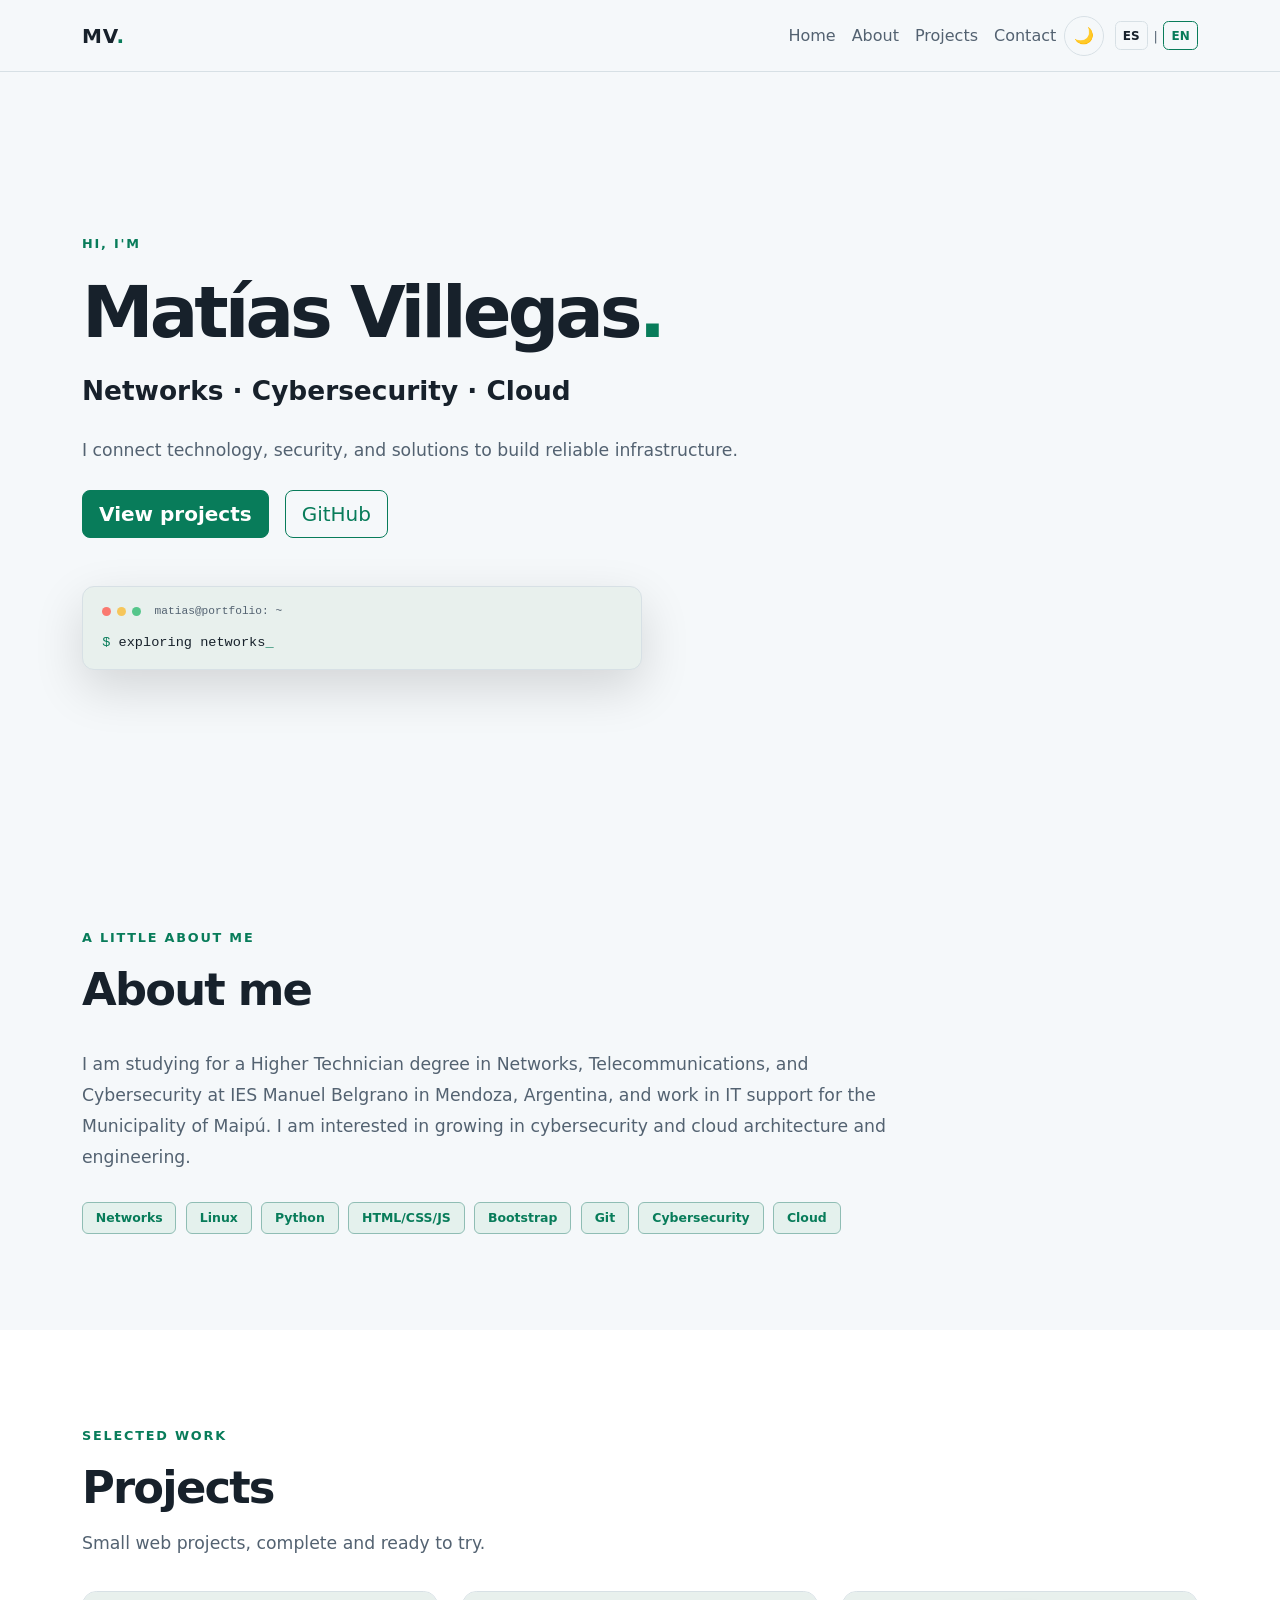
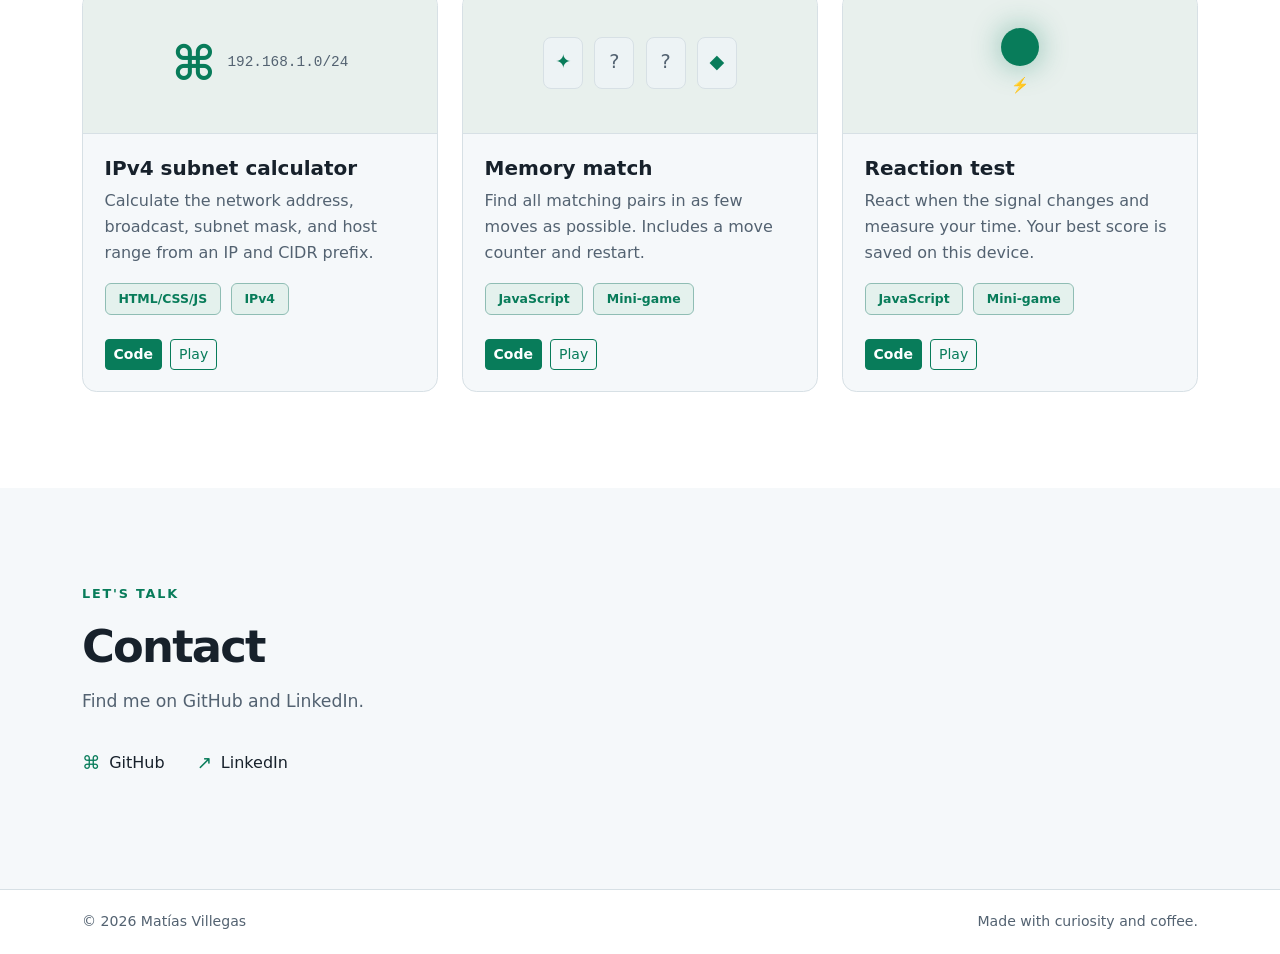
<file: index.html>
<!doctype html>
<html lang="es" data-bs-theme="dark">
<head>
  <meta charset="utf-8">
  <meta name="viewport" content="width=device-width, initial-scale=1">
  <meta name="description" content="Portafolio personal de Matías Villegas: redes, ciberseguridad y cloud.">
  <title>Matías Villegas | Redes · Ciberseguridad · Cloud</title>
  <script>
    (() => {
      const savedTheme = localStorage.getItem("portfolio-theme");
      const theme = savedTheme || (matchMedia("(prefers-color-scheme: light)").matches ? "light" : "dark");
      document.documentElement.dataset.bsTheme = theme;

      const savedLanguage = localStorage.getItem("portfolio-language");
      const language = savedLanguage || (navigator.language.toLowerCase().startsWith("es") ? "es" : "en");
      document.documentElement.lang = language;
    })();
  </script>
  <link href="https://cdn.jsdelivr.net/npm/bootstrap@5.3.8/dist/css/bootstrap.min.css" rel="stylesheet" integrity="sha384-sRIl4kxILFvY47J16cr9ZwB07vP4J8+LH7qKQnuqkuIAvNWLzeN8tE5YBujZqJLB" crossorigin="anonymous">
  <link rel="stylesheet" href="css/style.css">
</head>
<body>
  <nav class="navbar navbar-expand-lg fixed-top portfolio-navbar">
    <div class="container">
      <a class="navbar-brand fw-bold" href="#inicio">MV<span class="brand-dot">.</span></a>
      <div class="navbar-controls order-lg-3">
        <button class="btn theme-toggle" id="theme-toggle" type="button" aria-label="Cambiar tema" data-i18n-aria-label="themeToggle" title="Cambiar tema" data-i18n-title="themeToggle">
          <span id="theme-icon" aria-hidden="true">☀️</span>
        </button>
        <div class="language-switch" role="group" aria-label="Idioma">
          <button class="language-button active" type="button" data-language="es" aria-pressed="true">ES</button>
          <span aria-hidden="true">|</span>
          <button class="language-button" type="button" data-language="en" aria-pressed="false">EN</button>
        </div>
        <button class="navbar-toggler" type="button" data-bs-toggle="collapse" data-bs-target="#main-navigation" aria-controls="main-navigation" aria-expanded="false" aria-label="Abrir menú" data-i18n-aria-label="menuToggle">
          <span class="navbar-toggler-icon"></span>
        </button>
      </div>
      <div class="collapse navbar-collapse order-lg-2" id="main-navigation">
        <ul class="navbar-nav ms-auto">
          <li class="nav-item"><a class="nav-link" href="#inicio" data-i18n="navHome">Inicio</a></li>
          <li class="nav-item"><a class="nav-link" href="#sobre-mi" data-i18n="navAbout">Sobre mí</a></li>
          <li class="nav-item"><a class="nav-link" href="#proyectos" data-i18n="navProjects">Proyectos</a></li>
          <li class="nav-item"><a class="nav-link" href="#contacto" data-i18n="navContact">Contacto</a></li>
        </ul>
      </div>
    </div>
  </nav>

  <main>
    <section class="hero-section section-anchor" id="inicio">
      <div class="container">
        <div class="hero-content">
          <p class="eyebrow mb-3" data-i18n="heroGreeting">Hola, soy</p>
          <h1 class="display-2 fw-bold mb-3">Matías Villegas<span class="accent-text">.</span></h1>
          <p class="hero-specialty mb-4" data-i18n="heroSpecialty">Redes <span>·</span> Ciberseguridad <span>·</span> Cloud</p>
          <p class="hero-description mb-4" data-i18n="heroDescription">Conecto tecnología, seguridad y soluciones para construir infraestructuras confiables.</p>
          <div class="d-flex flex-wrap gap-3">
            <a class="btn btn-accent btn-lg" href="#proyectos" data-i18n="heroProjects">Ver proyectos</a>
            <a class="btn btn-outline-accent btn-lg" href="https://github.com/maty2399" target="_blank" rel="noopener noreferrer" data-i18n="heroGithub">GitHub</a>
          </div>
          <div class="hero-terminal mt-5" aria-label="Terminal decorativa" data-i18n-aria-label="terminalLabel">
            <div class="terminal-topbar"><span></span><span></span><span></span><small>matias@portfolio: ~</small></div>
            <p class="terminal-line"><span class="terminal-prompt">$</span> <span data-i18n="terminalPrefix">explorando</span> <span class="typewriter-text" id="typewriter"></span><span class="typewriter-cursor" aria-hidden="true">_</span></p>
          </div>
        </div>
      </div>
    </section>

    <section class="content-section section-anchor" id="sobre-mi">
      <div class="container">
        <div class="section-heading">
          <p class="eyebrow" data-i18n="aboutEyebrow">Un poco sobre mí</p>
          <h2 data-i18n="aboutTitle">Sobre mí</h2>
        </div>
        <p class="about-copy" data-i18n="aboutText">Estudio la Tecnicatura Superior en Redes, Telecomunicaciones y Ciberseguridad en el IES Manuel Belgrano, en Mendoza, Argentina, y trabajo en soporte IT en la Municipalidad de Maipú. Me interesa seguir creciendo en ciberseguridad y en arquitectura e ingeniería cloud.</p>
        <div class="skill-list" aria-label="Tecnologías y áreas" data-i18n-aria-label="skillsLabel">
          <span class="badge skill-badge" data-i18n="skillNetworks">Redes</span>
          <span class="badge skill-badge">Linux</span>
          <span class="badge skill-badge">Python</span>
          <span class="badge skill-badge">HTML/CSS/JS</span>
          <span class="badge skill-badge">Bootstrap</span>
          <span class="badge skill-badge">Git</span>
          <span class="badge skill-badge" data-i18n="skillSecurity">Ciberseguridad</span>
          <span class="badge skill-badge">Cloud</span>
        </div>
      </div>
    </section>

    <section class="content-section projects-section section-anchor" id="proyectos">
      <div class="container">
        <div class="section-heading">
          <p class="eyebrow" data-i18n="projectsEyebrow">Trabajo seleccionado</p>
          <h2 data-i18n="projectsTitle">Proyectos</h2>
          <p class="section-intro" data-i18n="projectsIntro">Proyectos web pequeños, terminados y listos para probar.</p>
        </div>
        <div class="row g-4">
          <!-- Para agregar un proyecto, copiá una tarjeta completa y reemplazá su título, descripción, badges y enlaces. Sumá las traducciones de sus textos en js/i18n.js. -->
          <div class="col-12 col-md-6 col-lg-4">
            <article class="card project-card h-100">
              <div class="project-preview preview-network" aria-hidden="true">
                <span class="preview-symbol">⌘</span>
                <span class="preview-caption">192.168.1.0/24</span>
              </div>
              <div class="card-body d-flex flex-column">
                <h3 class="card-title h5" data-i18n="projectOneTitle">Calculadora de subredes IPv4</h3>
                <p class="card-text" data-i18n="projectOneDescription">Calculá dirección de red, broadcast, máscara y rango de hosts a partir de una IP y un prefijo CIDR.</p>
                <div class="project-tags mb-4"><span class="badge">HTML/CSS/JS</span><span class="badge">IPv4</span></div>
                <div class="mt-auto d-flex gap-2">
                  <a class="btn btn-sm btn-accent" href="https://github.com/maty2399/maty2399.github.io/tree/main/proyectos/subredes" target="_blank" rel="noopener noreferrer" data-i18n="repoButton">Código</a>
                  <a class="btn btn-sm btn-outline-accent" href="proyectos/subredes/index.html" data-i18n="demoButton">Probar</a>
                </div>
              </div>
            </article>
          </div>
          <div class="col-12 col-md-6 col-lg-4">
            <article class="card project-card h-100">
              <div class="project-preview preview-memory" aria-hidden="true">
                <span>✦</span><span>?</span><span>?</span><span>◆</span>
              </div>
              <div class="card-body d-flex flex-column">
                <h3 class="card-title h5" data-i18n="projectTwoTitle">Memotest</h3>
                <p class="card-text" data-i18n="projectTwoDescription">Encontrá los pares con la menor cantidad de movimientos. Incluye contador y reinicio de partida.</p>
                <div class="project-tags mb-4"><span class="badge">JavaScript</span><span class="badge" data-i18n="projectTagGame">Minijuego</span></div>
                <div class="mt-auto d-flex gap-2">
                  <a class="btn btn-sm btn-accent" href="https://github.com/maty2399/maty2399.github.io/tree/main/proyectos/memotest" target="_blank" rel="noopener noreferrer" data-i18n="repoButton">Código</a>
                  <a class="btn btn-sm btn-outline-accent" href="proyectos/memotest/index.html" data-i18n="demoButton">Probar</a>
                </div>
              </div>
            </article>
          </div>
          <div class="col-12 col-md-6 col-lg-4">
            <article class="card project-card h-100">
              <div class="project-preview preview-reflex" aria-hidden="true">
                <span class="reflex-dot"></span>
                <span class="preview-caption" aria-hidden="true">⚡</span>
              </div>
              <div class="card-body d-flex flex-column">
                <h3 class="card-title h5" data-i18n="projectThreeTitle">Prueba de reflejos</h3>
                <p class="card-text" data-i18n="projectThreeDescription">Reaccioná cuando cambie la señal y medí tu tiempo. Guarda tu mejor marca en este dispositivo.</p>
                <div class="project-tags mb-4"><span class="badge">JavaScript</span><span class="badge" data-i18n="projectTagGame">Minijuego</span></div>
                <div class="mt-auto d-flex gap-2">
                  <a class="btn btn-sm btn-accent" href="https://github.com/maty2399/maty2399.github.io/tree/main/proyectos/reflejos" target="_blank" rel="noopener noreferrer" data-i18n="repoButton">Código</a>
                  <a class="btn btn-sm btn-outline-accent" href="proyectos/reflejos/index.html" data-i18n="demoButton">Probar</a>
                </div>
              </div>
            </article>
          </div>
        </div>
      </div>
    </section>

    <section class="content-section contact-section section-anchor" id="contacto">
      <div class="container">
        <div class="section-heading">
          <p class="eyebrow" data-i18n="contactEyebrow">Hablemos</p>
          <h2 data-i18n="contactTitle">Contacto</h2>
          <p class="section-intro" data-i18n="contactText">Encontrame en GitHub y LinkedIn.</p>
        </div>
        <div class="contact-links">
          <a href="https://github.com/maty2399" target="_blank" rel="noopener noreferrer"><span aria-hidden="true">⌘</span> GitHub</a>
          <a href="https://www.linkedin.com/in/matias-villegas-521432212/" target="_blank" rel="noopener noreferrer" data-i18n-title="linkedinPlaceholder" title=""><span aria-hidden="true">↗</span> LinkedIn</a>
        </div>
      </div>
    </section>
  </main>

  <footer class="site-footer">
    <div class="container d-flex flex-column flex-sm-row justify-content-between align-items-center gap-2">
      <span>© 2026 Matías Villegas</span>
      <span data-i18n="footerText">Hecho con curiosidad y café.</span>
    </div>
  </footer>

  <script src="https://cdn.jsdelivr.net/npm/bootstrap@5.3.8/dist/js/bootstrap.bundle.min.js" integrity="sha384-FKyoEForCGlyvwx9Hj09JcYn3nv7wiPVlz7YYwJrWVcXK/BmnVDxM+D2scQbITxI" crossorigin="anonymous"></script>
  <script src="js/i18n.js"></script>
  <script src="js/script.js"></script>
</body>
</html>
</file>
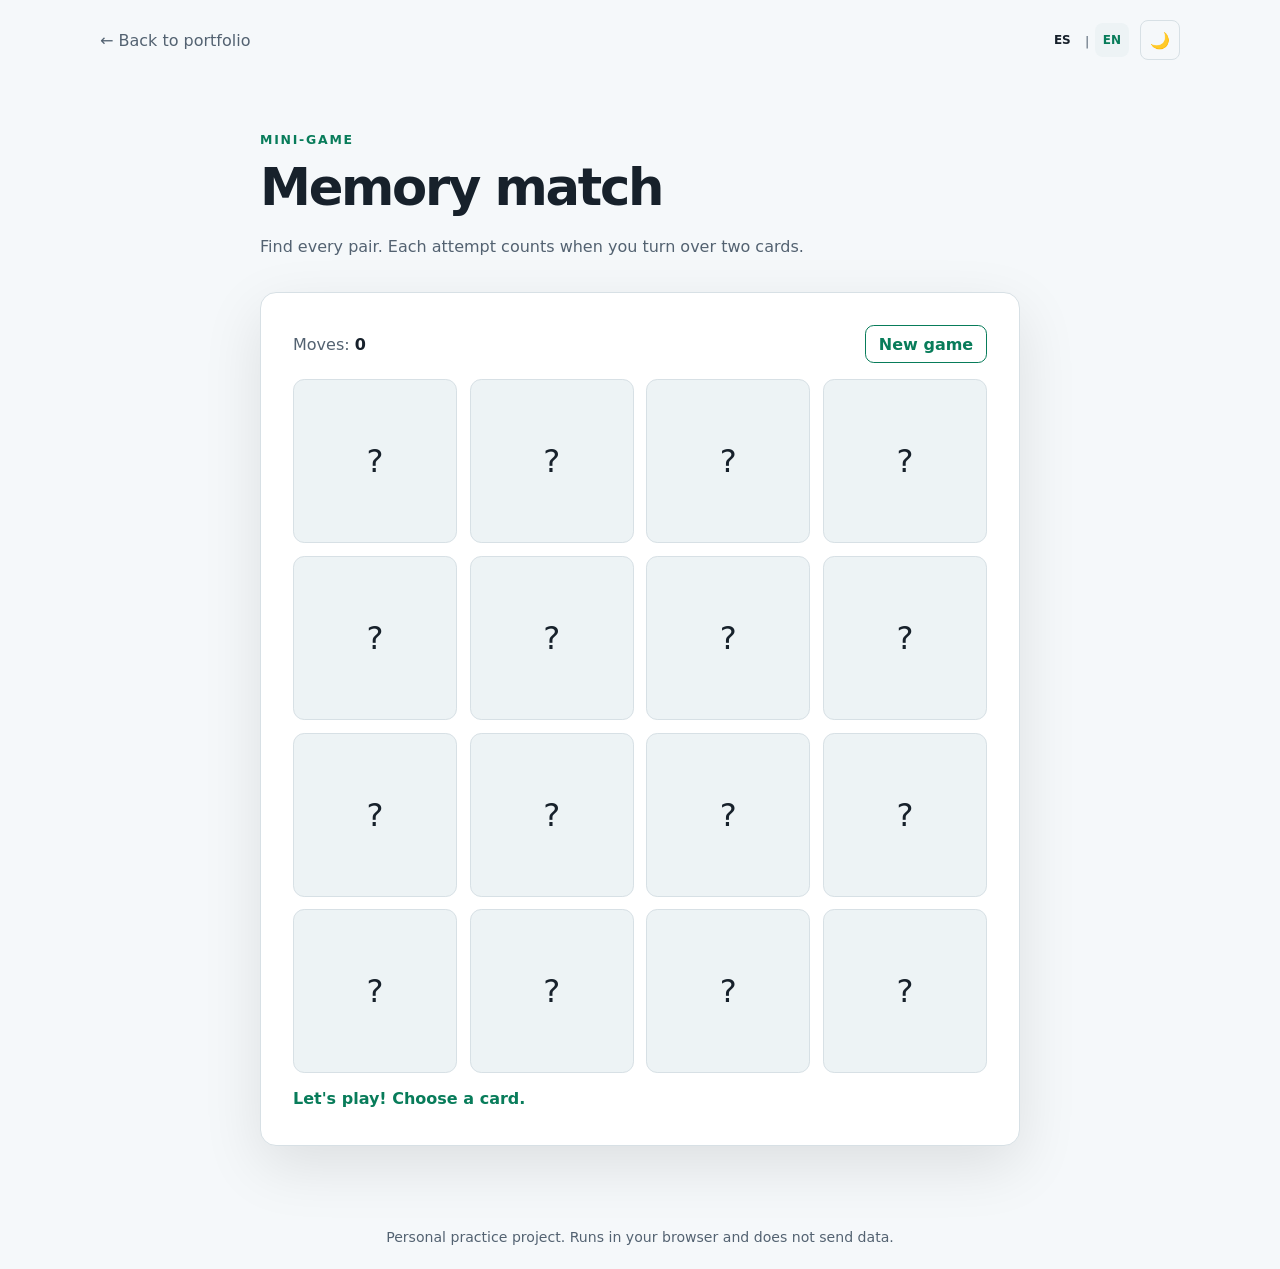
<file: proyectos/memotest/index.html>
<!doctype html>
<html lang="es" data-bs-theme="dark">
<head>
  <meta charset="utf-8">
  <meta name="viewport" content="width=device-width, initial-scale=1">
  <title data-i18n="memoryTitle">Memotest</title>
  <script>
    (() => {
      const savedTheme = localStorage.getItem("portfolio-theme");
      document.documentElement.dataset.bsTheme = savedTheme || (matchMedia("(prefers-color-scheme: light)").matches ? "light" : "dark");
      const savedLanguage = localStorage.getItem("portfolio-language");
      document.documentElement.lang = savedLanguage || (navigator.language.toLowerCase().startsWith("es") ? "es" : "en");
    })();
  </script>
  <link rel="stylesheet" href="../../css/project.css">
</head>
<body>
  <header class="project-header">
    <a class="project-back" href="../../index.html#proyectos" data-i18n="backPortfolio">← Volver al portafolio</a>
    <div class="project-tools">
      <div class="project-language" role="group" aria-label="Idioma">
        <button class="active" type="button" data-language="es" aria-pressed="true">ES</button>
        <span aria-hidden="true">|</span>
        <button type="button" data-language="en" aria-pressed="false">EN</button>
      </div>
      <button class="theme-toggle" id="theme-toggle" type="button" aria-label="Cambiar tema" data-i18n-aria-label="themeToggle">
        <span id="theme-icon" aria-hidden="true">☀️</span>
      </button>
    </div>
  </header>
  <main class="project-shell">
    <p class="project-eyebrow" data-i18n="memoryEyebrow">Minijuego</p>
    <h1 data-i18n="memoryTitle">Memotest</h1>
    <p class="project-description" data-i18n="memoryDescription">Encontrá todos los pares. Cada intento cuenta cuando das vuelta dos tarjetas.</p>
    <section class="project-panel" aria-label="Tablero de memoria" data-i18n-aria-label="memoryBoardLabel">
      <div class="game-summary">
        <p><span data-i18n="memoryMoves">Movimientos</span>: <strong id="move-count">0</strong></p>
        <button class="secondary-button" id="new-game" type="button" data-i18n="memoryNewGame">Nueva partida</button>
      </div>
      <div class="memory-board" id="memory-board"></div>
      <p class="project-message" id="memory-message" role="status" aria-live="polite" data-i18n="memoryReady">¡A jugar! Elegí una tarjeta.</p>
    </section>
  </main>
  <footer class="project-footer" data-i18n="footerNote">Proyecto de práctica personal. Funciona directamente en el navegador; no envía datos.</footer>
  <script src="../../js/project-ui.js"></script>
  <script src="app.js"></script>
</body>
</html>
</file>
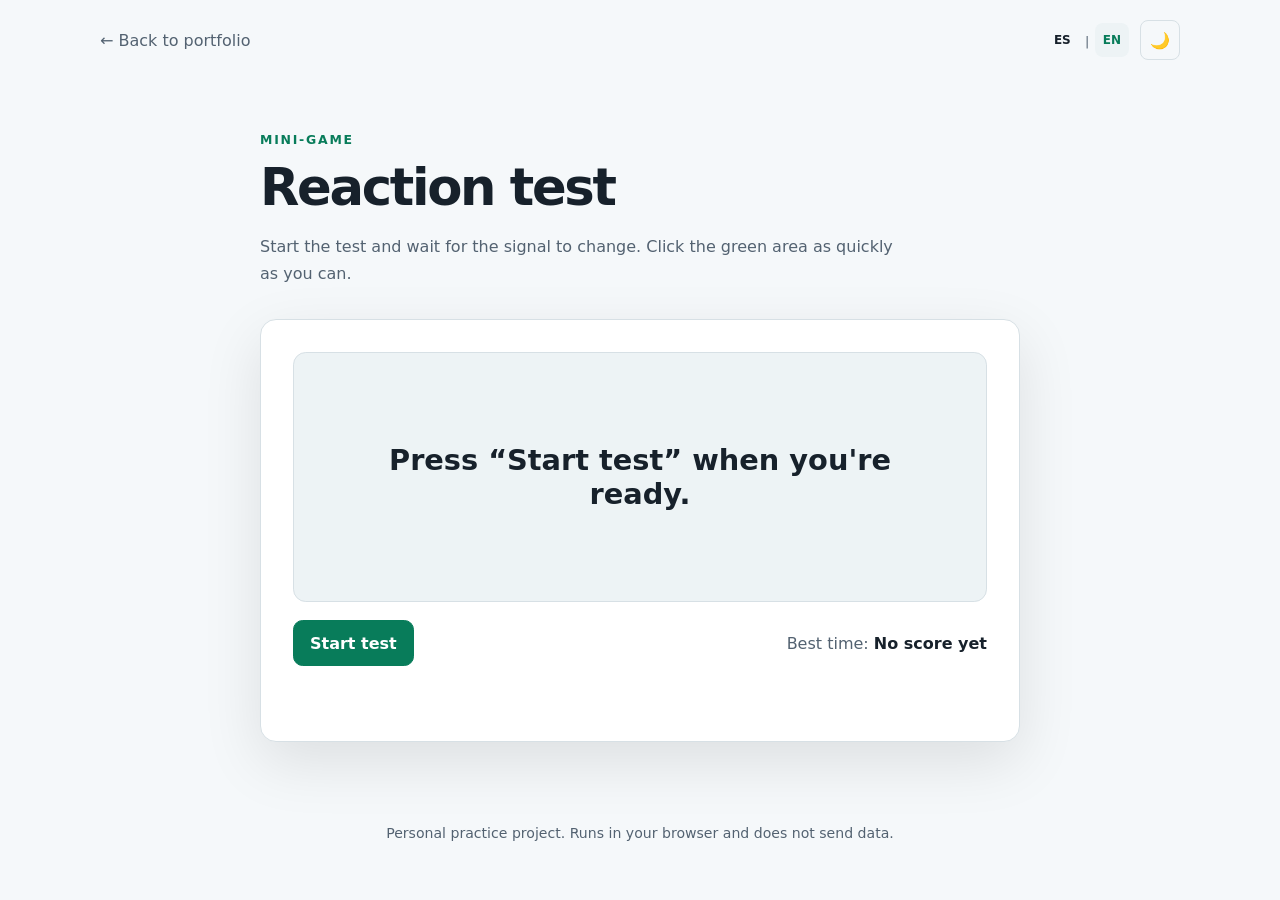
<file: proyectos/reflejos/index.html>
<!doctype html>
<html lang="es" data-bs-theme="dark">
<head>
  <meta charset="utf-8">
  <meta name="viewport" content="width=device-width, initial-scale=1">
  <title data-i18n="reflexTitle">Prueba de reflejos</title>
  <script>
    (() => {
      const savedTheme = localStorage.getItem("portfolio-theme");
      document.documentElement.dataset.bsTheme = savedTheme || (matchMedia("(prefers-color-scheme: light)").matches ? "light" : "dark");
      const savedLanguage = localStorage.getItem("portfolio-language");
      document.documentElement.lang = savedLanguage || (navigator.language.toLowerCase().startsWith("es") ? "es" : "en");
    })();
  </script>
  <link rel="stylesheet" href="../../css/project.css">
</head>
<body>
  <header class="project-header">
    <a class="project-back" href="../../index.html#proyectos" data-i18n="backPortfolio">← Volver al portafolio</a>
    <div class="project-tools">
      <div class="project-language" role="group" aria-label="Idioma">
        <button class="active" type="button" data-language="es" aria-pressed="true">ES</button>
        <span aria-hidden="true">|</span>
        <button type="button" data-language="en" aria-pressed="false">EN</button>
      </div>
      <button class="theme-toggle" id="theme-toggle" type="button" aria-label="Cambiar tema" data-i18n-aria-label="themeToggle">
        <span id="theme-icon" aria-hidden="true">☀️</span>
      </button>
    </div>
  </header>
  <main class="project-shell">
    <p class="project-eyebrow" data-i18n="reflexEyebrow">Minijuego</p>
    <h1 data-i18n="reflexTitle">Prueba de reflejos</h1>
    <p class="project-description" data-i18n="reflexDescription">Iniciá la prueba y esperá a que la señal cambie. Tocá el área verde lo más rápido posible.</p>
    <section class="project-panel">
      <div class="reaction-area" id="reaction-area">
        <button class="reaction-target" id="reaction-target" type="button" disabled data-i18n="reflexReady">Presioná “Iniciar prueba” cuando estés listo.</button>
      </div>
      <div class="reaction-controls">
        <button class="project-button" id="start-test" type="button" data-i18n="reflexStart">Iniciar prueba</button>
        <p class="reaction-best"><span data-i18n="reflexBest">Mejor tiempo</span>: <strong id="best-time" data-i18n="reflexNoBest">Todavía no hay marca</strong></p>
      </div>
      <p class="project-message" id="reaction-message" role="status" aria-live="polite"></p>
    </section>
  </main>
  <footer class="project-footer" data-i18n="footerNote">Proyecto de práctica personal. Funciona directamente en el navegador; no envía datos.</footer>
  <script src="../../js/project-ui.js"></script>
  <script src="app.js"></script>
</body>
</html>
</file>
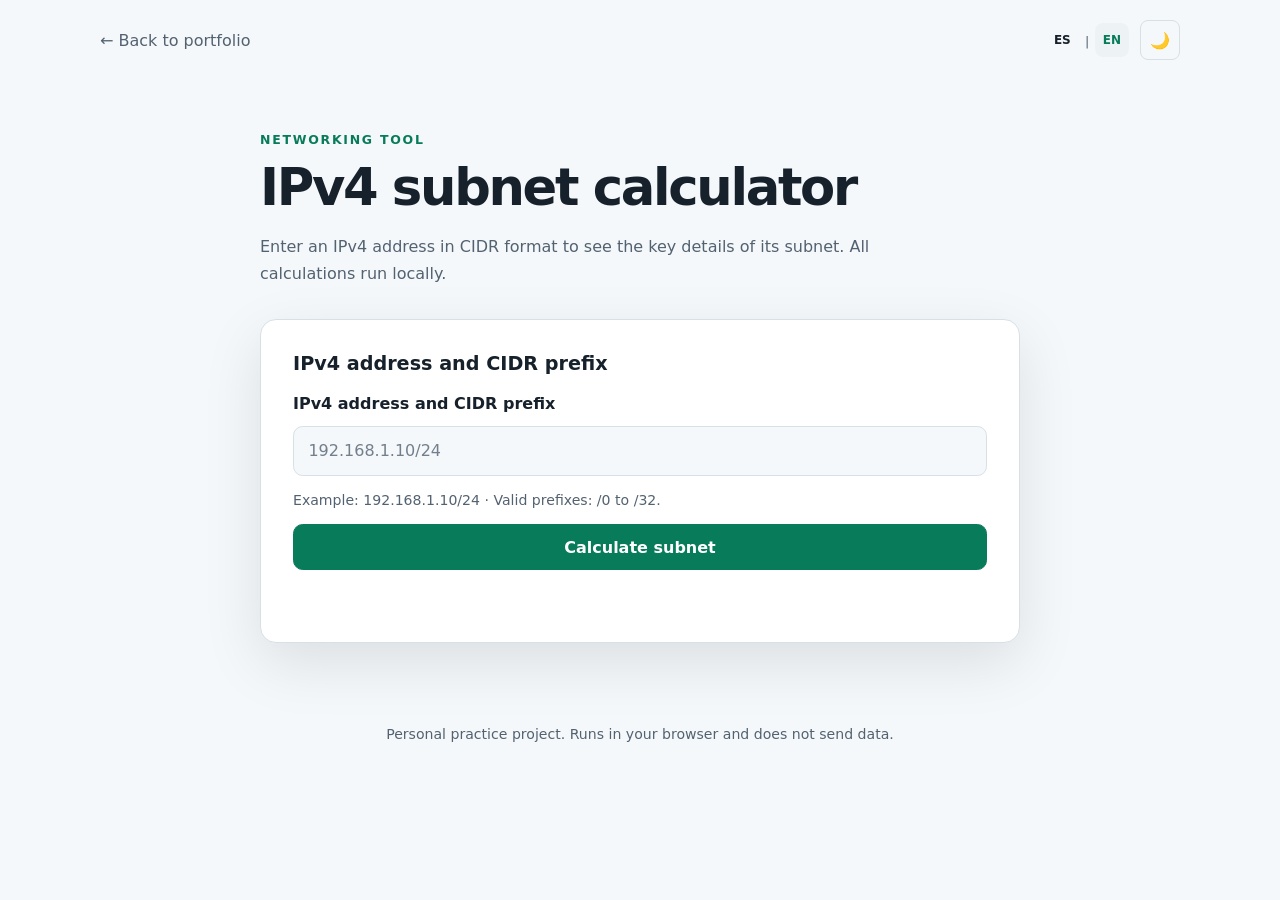
<file: proyectos/subredes/index.html>
<!doctype html>
<html lang="es" data-bs-theme="dark">
<head>
  <meta charset="utf-8">
  <meta name="viewport" content="width=device-width, initial-scale=1">
  <title data-i18n="subnetTitle">Calculadora de subredes IPv4</title>
  <script>
    (() => {
      const savedTheme = localStorage.getItem("portfolio-theme");
      document.documentElement.dataset.bsTheme = savedTheme || (matchMedia("(prefers-color-scheme: light)").matches ? "light" : "dark");
      const savedLanguage = localStorage.getItem("portfolio-language");
      document.documentElement.lang = savedLanguage || (navigator.language.toLowerCase().startsWith("es") ? "es" : "en");
    })();
  </script>
  <link rel="stylesheet" href="../../css/project.css">
</head>
<body>
  <header class="project-header">
    <a class="project-back" href="../../index.html#proyectos" data-i18n="backPortfolio">← Volver al portafolio</a>
    <div class="project-tools">
      <div class="project-language" role="group" aria-label="Idioma">
        <button class="active" type="button" data-language="es" aria-pressed="true">ES</button>
        <span aria-hidden="true">|</span>
        <button type="button" data-language="en" aria-pressed="false">EN</button>
      </div>
      <button class="theme-toggle" id="theme-toggle" type="button" aria-label="Cambiar tema" data-i18n-aria-label="themeToggle">
        <span id="theme-icon" aria-hidden="true">☀️</span>
      </button>
    </div>
  </header>
  <main class="project-shell">
    <p class="project-eyebrow" data-i18n="subnetEyebrow">Herramienta de redes</p>
    <h1 data-i18n="subnetTitle">Calculadora de subredes IPv4</h1>
    <p class="project-description" data-i18n="subnetDescription">Ingresá una dirección IPv4 en formato CIDR para obtener los datos principales de su subred. Todo el cálculo se realiza localmente.</p>
    <section class="project-panel" aria-labelledby="subnet-heading">
      <h2 id="subnet-heading" data-i18n="subnetLabel">Dirección IPv4 y prefijo CIDR</h2>
      <form class="project-form" id="subnet-form" novalidate>
        <label for="cidr-input" data-i18n="subnetLabel">Dirección IPv4 y prefijo CIDR</label>
        <input id="cidr-input" name="cidr" type="text" inputmode="decimal" autocomplete="off" spellcheck="false" placeholder="192.168.1.10/24" aria-describedby="subnet-hint subnet-message" required>
        <p class="project-hint" id="subnet-hint" data-i18n="subnetHint">Ejemplo: 192.168.1.10/24 · Prefijos válidos: /0 a /32.</p>
        <button class="project-button" type="submit" data-i18n="subnetCalculate">Calcular subred</button>
      </form>
      <p class="project-message" id="subnet-message" role="status" aria-live="polite"></p>
      <div class="results" id="subnet-results" aria-live="polite" hidden>
        <h2 data-i18n="subnetResults">Resultado</h2>
        <dl class="result-grid">
          <div><dt data-i18n="subnetNetwork">Dirección de red</dt><dd id="network-value"></dd></div>
          <div><dt data-i18n="subnetBroadcast">Dirección de broadcast</dt><dd id="broadcast-value"></dd></div>
          <div><dt data-i18n="subnetMask">Máscara de subred</dt><dd id="mask-value"></dd></div>
          <div><dt data-i18n="subnetFirstHost">Primer host</dt><dd id="first-host-value"></dd></div>
          <div><dt data-i18n="subnetLastHost">Último host</dt><dd id="last-host-value"></dd></div>
          <div><dt data-i18n="subnetUsableHosts">Direcciones utilizables</dt><dd id="host-count-value"></dd></div>
        </dl>
        <p class="project-hint" data-i18n="subnetHostNote">Para /31 y /32 se muestran las direcciones disponibles según esos prefijos.</p>
      </div>
    </section>
  </main>
  <footer class="project-footer" data-i18n="footerNote">Proyecto de práctica personal. Funciona directamente en el navegador; no envía datos.</footer>
  <script src="../../js/project-ui.js"></script>
  <script src="app.js"></script>
</body>
</html>
</file>
<file: css/style.css>
:root {
  color-scheme: dark;
  --page-bg: #0b0f14;
  --surface: #111820;
  --surface-raised: #151e28;
  --text-primary: #edf2f7;
  --text-muted: #a4b0bd;
  --border-color: #263341;
  --accent: #6ee7b7;
  --accent-contrast: #09251b;
  --terminal-bg: #080d12;
  --terminal-output: #91a2b3;
  --navbar-bg: rgba(11, 15, 20, 0.88);
  --transition: 220ms ease;
}

[data-bs-theme="light"] {
  color-scheme: light;
  --page-bg: #f5f8fa;
  --surface: #ffffff;
  --surface-raised: #edf3f5;
  --text-primary: #17212b;
  --text-muted: #536271;
  --border-color: #d7e0e5;
  --accent: #087c5a;
  --accent-contrast: #ffffff;
  --terminal-bg: #e8f0ed;
  --terminal-output: #536b61;
  --navbar-bg: rgba(245, 248, 250, 0.9);
}

html {
  scroll-behavior: smooth;
}

body {
  padding-top: 72px;
  background: var(--page-bg);
  color: var(--text-primary);
  font-family: system-ui, -apple-system, "Segoe UI", sans-serif;
  transition: background-color var(--transition), color var(--transition);
}

body,
.portfolio-navbar,
.project-card,
.hero-terminal,
.project-terminal,
.site-footer {
  transition: background-color var(--transition), color var(--transition), border-color var(--transition);
}

.portfolio-navbar {
  min-height: 72px;
  background: var(--navbar-bg);
  border-bottom: 1px solid var(--border-color);
  backdrop-filter: blur(14px);
}

.navbar-brand,
.navbar-brand:hover {
  color: var(--text-primary);
  letter-spacing: 0.04em;
}

.brand-dot,
.accent-text,
.eyebrow,
.terminal-prompt {
  color: var(--accent);
}

.navbar-nav .nav-link {
  color: var(--text-muted);
  padding-inline: 0.8rem;
  transition: color var(--transition);
}

.navbar-nav .nav-link:hover,
.navbar-nav .nav-link:focus {
  color: var(--accent);
}

.navbar-controls {
  display: flex;
  align-items: center;
  gap: 0.65rem;
  margin-left: auto;
}

.theme-toggle,
.language-button {
  color: var(--text-primary);
  border: 1px solid var(--border-color);
}

.theme-toggle {
  width: 40px;
  height: 40px;
  padding: 0;
  border-radius: 50%;
}

.theme-toggle:hover,
.language-button:hover {
  color: var(--accent);
  border-color: var(--accent);
}

.language-switch {
  display: flex;
  align-items: center;
  gap: 0.35rem;
  color: var(--text-muted);
  font-size: 0.8rem;
}

.language-button {
  padding: 0.3rem 0.45rem;
  border-radius: 0.35rem;
  background: transparent;
  font-size: 0.75rem;
  font-weight: 700;
}

.language-button.active {
  color: var(--accent);
  border-color: var(--accent);
}

.navbar-toggler {
  border-color: var(--border-color);
}

.navbar-toggler:focus {
  box-shadow: 0 0 0 0.2rem color-mix(in srgb, var(--accent) 30%, transparent);
}

.hero-section {
  display: flex;
  min-height: min(760px, calc(100vh - 72px));
  align-items: center;
  padding-block: 5rem;
}

.hero-content {
  max-width: 760px;
}

.eyebrow {
  font-size: 0.8rem;
  font-weight: 700;
  letter-spacing: 0.14em;
  text-transform: uppercase;
}

.hero-section h1 {
  letter-spacing: -0.055em;
}

.hero-specialty {
  color: var(--text-primary);
  font-size: clamp(1.2rem, 3vw, 1.65rem);
  font-weight: 600;
}

.hero-specialty span {
  color: var(--accent);
}

.hero-description,
.about-copy,
.section-intro {
  max-width: 660px;
  color: var(--text-muted);
  font-size: 1.08rem;
  line-height: 1.8;
}

.btn-accent {
  color: var(--accent-contrast);
  background: var(--accent);
  border-color: var(--accent);
  font-weight: 700;
}

.btn-accent:hover,
.btn-accent:focus {
  color: var(--accent-contrast);
  background: color-mix(in srgb, var(--accent) 86%, var(--text-primary));
  border-color: var(--accent);
}

.btn-outline-accent {
  color: var(--accent);
  border-color: var(--accent);
}

.btn-outline-accent:hover,
.btn-outline-accent:focus {
  color: var(--accent-contrast);
  background: var(--accent);
  border-color: var(--accent);
}

.hero-terminal,
.project-terminal {
  color: var(--text-primary);
  background: var(--terminal-bg);
  border: 1px solid var(--border-color);
  font-family: ui-monospace, SFMono-Regular, Consolas, monospace;
}

.hero-terminal {
  max-width: 560px;
  padding: 1rem 1.2rem;
  border-radius: 0.75rem;
  box-shadow: 0 18px 50px rgba(0, 0, 0, 0.14);
}

.terminal-topbar {
  display: flex;
  align-items: center;
  gap: 0.38rem;
  min-height: 12px;
  margin-bottom: 0.8rem;
}

.terminal-topbar > span {
  width: 9px;
  height: 9px;
  border-radius: 50%;
  background: #fa7970;
}

.terminal-topbar > span:nth-child(2) {
  background: #f6c65b;
}

.terminal-topbar > span:nth-child(3) {
  background: #55c68b;
}

.terminal-topbar small {
  margin-left: 0.45rem;
  color: var(--text-muted);
  font-size: 0.7rem;
}

.terminal-line,
.project-terminal p {
  margin: 0;
  font-size: 0.85rem;
}

.typewriter-cursor {
  color: var(--accent);
  animation: blink 900ms steps(2, start) infinite;
}

@keyframes blink {
  to { visibility: hidden; }
}

.content-section {
  padding-block: 6rem;
}

.projects-section {
  background: var(--surface);
}

.section-heading {
  margin-bottom: 2rem;
}

.section-heading h2 {
  margin-bottom: 0.8rem;
  font-size: clamp(2rem, 5vw, 2.8rem);
  font-weight: 700;
  letter-spacing: -0.04em;
}

.section-intro {
  margin-bottom: 0;
}

.about-copy {
  max-width: 850px;
}

.skill-list,
.project-tags {
  display: flex;
  flex-wrap: wrap;
  gap: 0.6rem;
}

.skill-list {
  margin-top: 1.8rem;
}

.skill-badge,
.project-tags .badge {
  padding: 0.55rem 0.8rem;
  color: var(--accent);
  background: color-mix(in srgb, var(--accent) 11%, var(--surface));
  border: 1px solid color-mix(in srgb, var(--accent) 35%, var(--border-color));
  font-size: 0.78rem;
  font-weight: 600;
}

.project-card {
  overflow: hidden;
  color: var(--text-primary);
  background: var(--page-bg);
  border: 1px solid var(--border-color);
  border-radius: 0.9rem;
}

.project-card:hover {
  transform: translateY(-4px);
  border-color: color-mix(in srgb, var(--accent) 65%, var(--border-color));
}

.project-terminal {
  min-height: 118px;
  padding: 1rem 1.2rem;
  border: 0;
  border-bottom: 1px solid var(--border-color);
}

.project-terminal p + p {
  margin-top: 0.35rem;
}

.project-preview {
  display: flex;
  min-height: 142px;
  align-items: center;
  justify-content: center;
  gap: 0.7rem;
  overflow: hidden;
  color: var(--accent);
  background: var(--terminal-bg);
  border-bottom: 1px solid var(--border-color);
}

.preview-symbol {
  font-size: 3rem;
  font-weight: 700;
}

.preview-caption {
  color: var(--text-muted);
  font-family: ui-monospace, SFMono-Regular, Consolas, monospace;
  font-size: 0.9rem;
}

.preview-memory span {
  display: grid;
  width: 40px;
  height: 52px;
  place-items: center;
  border: 1px solid var(--border-color);
  border-radius: 0.5rem;
  background: var(--surface-raised);
  font-size: 1.2rem;
}

.preview-memory span:nth-child(2),
.preview-memory span:nth-child(3) {
  color: var(--text-muted);
}

.preview-reflex {
  flex-direction: column;
  gap: 0.6rem;
}

.reflex-dot {
  width: 38px;
  height: 38px;
  border-radius: 50%;
  background: var(--accent);
  box-shadow: 0 0 30px color-mix(in srgb, var(--accent) 45%, transparent);
}

.project-terminal .terminal-output {
  color: var(--terminal-output);
  font-size: 0.75rem;
}

.project-card .card-body {
  padding: 1.35rem;
}

.project-card .card-title {
  font-weight: 700;
}

.project-card .card-text {
  color: var(--text-muted);
  line-height: 1.65;
}

.project-card,
.theme-toggle,
.language-button,
.btn {
  transition: transform var(--transition), background-color var(--transition), color var(--transition), border-color var(--transition);
}

.contact-section {
  padding-bottom: 7rem;
}

.contact-links {
  display: flex;
  flex-wrap: wrap;
  gap: 1rem 2rem;
}

.contact-links a {
  display: inline-flex;
  align-items: center;
  gap: 0.55rem;
  color: var(--text-primary);
  text-decoration: none;
}

.contact-links a span {
  color: var(--accent);
  font-size: 1.15rem;
}

.contact-links a:hover {
  color: var(--accent);
}

.site-footer {
  padding-block: 1.35rem;
  color: var(--text-muted);
  background: var(--surface);
  border-top: 1px solid var(--border-color);
  font-size: 0.88rem;
}

.section-anchor {
  scroll-margin-top: 72px;
}

[data-bs-theme="light"] .navbar-toggler-icon {
  filter: none;
}

@media (max-width: 991.98px) {
  .portfolio-navbar .container {
    flex-wrap: wrap;
  }

  .navbar-controls {
    order: 2;
  }

  .navbar-collapse {
    order: 3;
    flex-basis: 100%;
  }

  .navbar-nav {
    padding-block: 0.7rem;
  }

  .navbar-nav .nav-link {
    padding-inline: 0;
  }

  .hero-section {
    min-height: auto;
  }
}

@media (prefers-reduced-motion: reduce) {
  html {
    scroll-behavior: auto;
  }

  *,
  *::before,
  *::after {
    animation-duration: 0.01ms !important;
    animation-iteration-count: 1 !important;
    transition-duration: 0.01ms !important;
  }
}
</file>
<file: css/project.css>
:root {
  color-scheme: dark;
  --page-bg: #0b0f14;
  --surface: #111820;
  --surface-raised: #151e28;
  --text-primary: #edf2f7;
  --text-muted: #a4b0bd;
  --border-color: #263341;
  --accent: #6ee7b7;
  --accent-contrast: #09251b;
  --terminal-bg: #080d12;
}

[data-bs-theme="light"] {
  color-scheme: light;
  --page-bg: #f5f8fa;
  --surface: #ffffff;
  --surface-raised: #edf3f5;
  --text-primary: #17212b;
  --text-muted: #536271;
  --border-color: #d7e0e5;
  --accent: #087c5a;
  --accent-contrast: #ffffff;
  --terminal-bg: #e8f0ed;
}

* {
  box-sizing: border-box;
}

html {
  scroll-behavior: smooth;
}

body {
  min-height: 100vh;
  margin: 0;
  padding: 1.25rem;
  color: var(--text-primary);
  background: var(--page-bg);
  font-family: system-ui, -apple-system, "Segoe UI", sans-serif;
  transition: color 220ms ease, background-color 220ms ease;
}

button,
input {
  font: inherit;
}

button:focus-visible,
a:focus-visible,
input:focus-visible {
  outline: 3px solid color-mix(in srgb, var(--accent) 65%, transparent);
  outline-offset: 3px;
}

.project-header,
.project-tools,
.project-language {
  display: flex;
  align-items: center;
}

.project-header {
  justify-content: space-between;
  gap: 1rem;
  max-width: 1080px;
  margin: 0 auto;
}

.project-tools {
  gap: 0.7rem;
}

.project-back,
.project-header a {
  color: var(--text-muted);
  text-decoration: none;
}

.project-back:hover,
.project-header a:hover {
  color: var(--accent);
}

.project-language {
  gap: 0.35rem;
  color: var(--text-muted);
  font-size: 0.8rem;
}

.project-language button,
.theme-toggle {
  min-width: 40px;
  min-height: 40px;
  padding: 0.4rem;
  color: var(--text-primary);
  background: transparent;
  border: 1px solid var(--border-color);
  border-radius: 0.5rem;
  cursor: pointer;
}

.project-language button {
  min-width: 34px;
  min-height: 34px;
  padding: 0.2rem;
  border: 0;
  font-size: 0.75rem;
  font-weight: 700;
}

.project-language button.active {
  color: var(--accent);
  background: var(--surface-raised);
}

.theme-toggle:hover,
.project-language button:hover {
  color: var(--accent);
  border-color: var(--accent);
}

.project-shell {
  width: min(100%, 760px);
  margin: 4.5rem auto 5rem;
}

.project-eyebrow {
  margin-bottom: 0.6rem;
  color: var(--accent);
  font-size: 0.78rem;
  font-weight: 700;
  letter-spacing: 0.14em;
  text-transform: uppercase;
}

h1 {
  margin: 0;
  font-size: clamp(2rem, 6vw, 3.2rem);
  letter-spacing: -0.045em;
}

.project-description {
  max-width: 650px;
  margin: 1rem 0 2rem;
  color: var(--text-muted);
  line-height: 1.7;
}

.project-panel {
  padding: clamp(1.2rem, 4vw, 2rem);
  background: var(--surface);
  border: 1px solid var(--border-color);
  border-radius: 1rem;
  box-shadow: 0 20px 60px rgba(0, 0, 0, 0.1);
}

.project-panel h2 {
  margin: 0 0 1.2rem;
  font-size: 1.2rem;
}

.project-form {
  display: grid;
  gap: 0.8rem;
}

.project-form label {
  font-weight: 650;
}

.project-form input {
  width: 100%;
  min-height: 50px;
  padding: 0.75rem 0.9rem;
  color: var(--text-primary);
  background: var(--page-bg);
  border: 1px solid var(--border-color);
  border-radius: 0.6rem;
}

.project-form input::placeholder {
  color: var(--text-muted);
  opacity: 0.8;
}

.project-hint,
.project-footer {
  color: var(--text-muted);
  font-size: 0.88rem;
  line-height: 1.6;
}

.project-hint {
  margin: 0;
}

.project-button {
  min-height: 46px;
  padding: 0.7rem 1rem;
  color: var(--accent-contrast);
  background: var(--accent);
  border: 1px solid var(--accent);
  border-radius: 0.6rem;
  font-weight: 700;
  cursor: pointer;
  transition: filter 180ms ease, transform 180ms ease;
}

.project-button:hover:not(:disabled) {
  filter: brightness(1.08);
  transform: translateY(-1px);
}

.project-button:disabled {
  cursor: not-allowed;
  opacity: 0.7;
}

.project-message {
  min-height: 1.5rem;
  margin: 1rem 0 0;
  color: var(--accent);
  font-weight: 600;
}

.project-message.error {
  color: #e76666;
}

.results {
  margin-top: 1.4rem;
}

.result-grid {
  display: grid;
  grid-template-columns: repeat(2, minmax(0, 1fr));
  gap: 0.75rem;
  margin: 0;
}

.result-grid > div {
  min-width: 0;
  padding: 0.85rem;
  background: var(--page-bg);
  border: 1px solid var(--border-color);
  border-radius: 0.6rem;
}

.result-grid dt {
  color: var(--text-muted);
  font-size: 0.8rem;
}

.result-grid dd {
  overflow-wrap: anywhere;
  margin: 0.4rem 0 0;
  font-family: ui-monospace, SFMono-Regular, Consolas, monospace;
  font-weight: 650;
}

.game-summary {
  display: flex;
  align-items: center;
  justify-content: space-between;
  gap: 1rem;
  margin-bottom: 1rem;
}

.game-summary p {
  margin: 0;
  color: var(--text-muted);
}

.game-summary strong {
  color: var(--text-primary);
}

.secondary-button {
  padding: 0.55rem 0.8rem;
  color: var(--accent);
  background: transparent;
  border: 1px solid var(--accent);
  border-radius: 0.55rem;
  font-weight: 650;
  cursor: pointer;
}

.memory-board {
  display: grid;
  grid-template-columns: repeat(4, minmax(0, 1fr));
  gap: clamp(0.45rem, 2vw, 0.8rem);
}

.memory-card {
  display: grid;
  aspect-ratio: 1;
  place-items: center;
  padding: 0;
  color: var(--text-primary);
  background: var(--surface-raised);
  border: 1px solid var(--border-color);
  border-radius: 0.7rem;
  font-size: clamp(1.1rem, 6vw, 2rem);
  cursor: pointer;
  transition: transform 160ms ease, background-color 160ms ease, border-color 160ms ease;
}

.memory-card:hover:not(:disabled) {
  transform: translateY(-2px);
  border-color: var(--accent);
}

.memory-card.is-flipped,
.memory-card.is-matched {
  background: color-mix(in srgb, var(--accent) 14%, var(--surface));
  border-color: var(--accent);
}

.memory-card.is-matched {
  cursor: default;
}

.reaction-area {
  display: grid;
  min-height: 240px;
  place-items: center;
  padding: 1.5rem;
  text-align: center;
  background: var(--surface-raised);
  border: 1px solid var(--border-color);
  border-radius: 0.8rem;
}

.reaction-area.waiting {
  color: var(--text-primary);
  background: #724141;
}

.reaction-area.go {
  color: #06291d;
  background: #69e5ae;
  border-color: #69e5ae;
}

.reaction-target {
  width: 100%;
  min-height: 200px;
  padding: 1rem;
  color: inherit;
  background: transparent;
  border: 0;
  border-radius: inherit;
  font-size: clamp(1.2rem, 4vw, 1.8rem);
  font-weight: 750;
  cursor: pointer;
}

.reaction-target:disabled {
  cursor: not-allowed;
}

.reaction-controls {
  display: flex;
  align-items: center;
  justify-content: space-between;
  flex-wrap: wrap;
  gap: 0.8rem;
  margin-top: 1rem;
}

.reaction-best {
  color: var(--text-muted);
}

.reaction-best strong {
  color: var(--text-primary);
}

.project-footer {
  max-width: 760px;
  margin: 2rem auto 0;
  text-align: center;
}

@media (max-width: 520px) {
  body {
    padding: 1rem;
  }

  .project-shell {
    margin-top: 3.2rem;
  }

  .project-header {
    align-items: flex-start;
  }

  .project-back {
    max-width: 130px;
    padding-top: 0.45rem;
    font-size: 0.88rem;
  }

  .result-grid {
    grid-template-columns: 1fr;
  }
}

@media (prefers-reduced-motion: reduce) {
  *,
  *::before,
  *::after {
    scroll-behavior: auto !important;
    animation-duration: 0.01ms !important;
    transition-duration: 0.01ms !important;
  }
}
</file>
